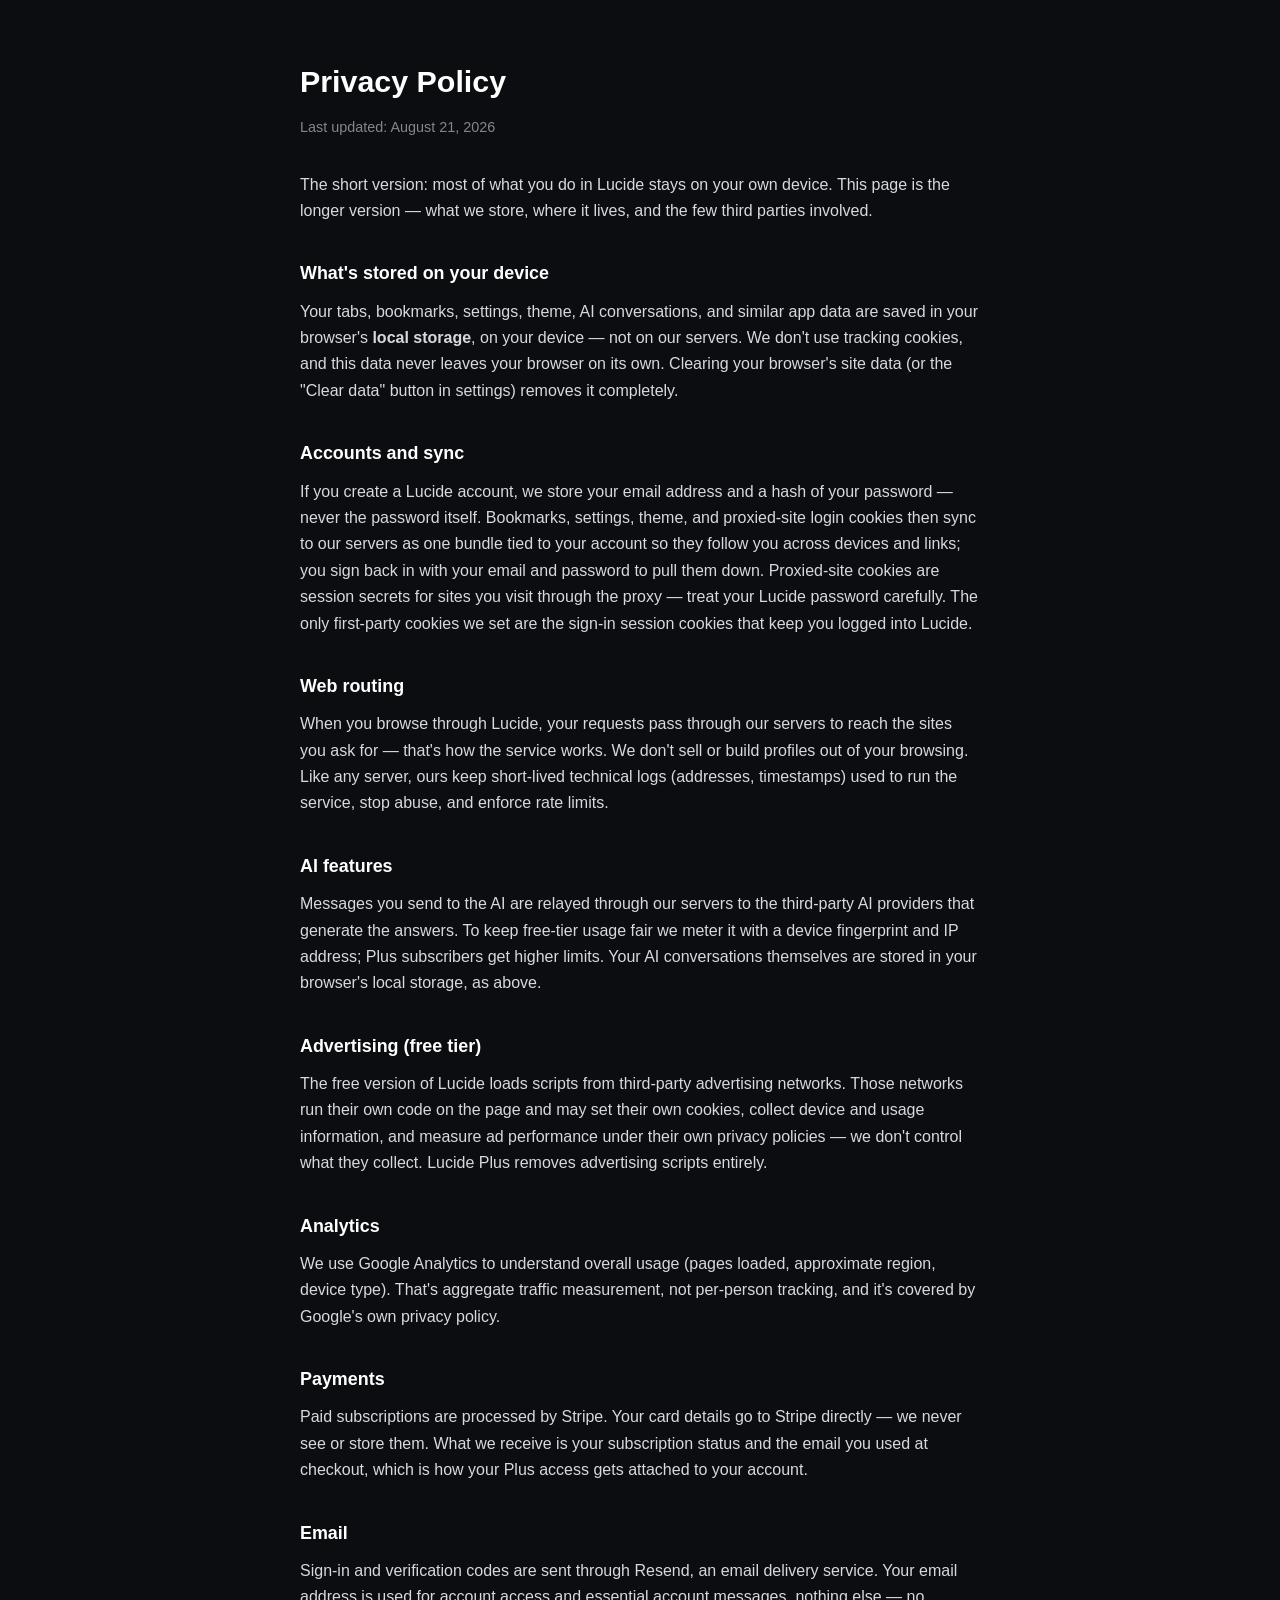
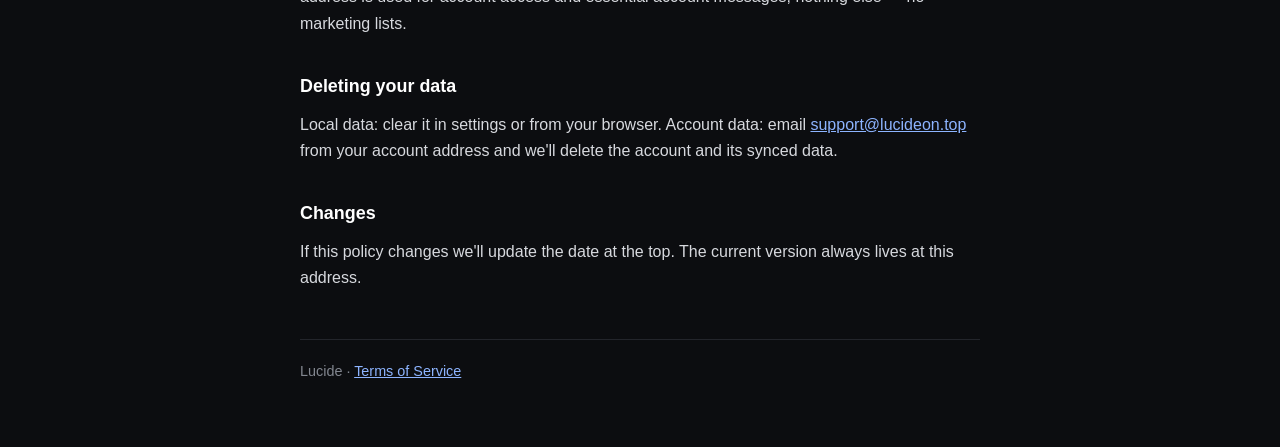
<file: privacy.html>
<!doctype html>
<html lang="en">
  <head>
    <meta charset="UTF-8" />
    <meta name="viewport" content="width=device-width, initial-scale=1.0" />
    <title>Privacy Policy — Lucide</title>
    <meta name="description" content="What Lucide stores, where it lives, and who sees it." />
    <link rel="icon" type="image/png" href="2ztrb/mark-834cc7f9f1eda4fb.png" />
    <style>
      * { box-sizing: border-box; }
      body { margin: 0; background: #0c0d10; color: #d7d9de; font: 16px/1.65 -apple-system, BlinkMacSystemFont, "Segoe UI", Roboto, Helvetica, Arial, sans-serif; }
      main { max-width: 720px; margin: 0 auto; padding: 3.5rem 1.25rem 4rem; }
      a { color: #8db4ff; }
      h1 { font-size: 1.9rem; color: #fff; margin: 0 0 .25rem; }
      h2 { font-size: 1.12rem; color: #fff; margin: 2.2rem 0 .4rem; }
      p { margin: .6rem 0; }
      ul { margin: .4rem 0 .8rem; padding-left: 1.3rem; }
      li { margin: .25rem 0; }
      .updated { color: #82868f; font-size: .9rem; margin-bottom: 2rem; }
      .foot { margin-top: 3rem; padding-top: 1.2rem; border-top: 1px solid #23252b; color: #82868f; font-size: .9rem; }
    </style>
  </head>
  <body>
    <main>
      <h1>Privacy Policy</h1>
      <p class="updated">Last updated: August 21, 2026</p>

      <p>
        The short version: most of what you do in Lucide stays on your own device. This page is the
        longer version — what we store, where it lives, and the few third parties involved.
      </p>

      <h2>What's stored on your device</h2>
      <p>
        Your tabs, bookmarks, settings, theme, AI conversations, and similar app data are saved in
        your browser's <strong>local storage</strong>, on your device — not on our servers. We don't
        use tracking cookies, and this data never leaves your browser on its own. Clearing your
        browser's site data (or the "Clear data" button in settings) removes it completely.
      </p>

      <h2>Accounts and sync</h2>
      <p>
        If you create a Lucide account, we store your email address and a hash of your password —
        never the password itself. Bookmarks, settings, theme, and proxied-site login cookies then
        sync to our servers as one bundle tied to your account so they follow you across devices
        and links; you sign back in with your email and password to pull them down. Proxied-site
        cookies are session secrets for sites you visit through the proxy — treat your Lucide
        password carefully. The only first-party cookies we set are the sign-in session cookies
        that keep you logged into Lucide.
      </p>

      <h2>Web routing</h2>
      <p>
        When you browse through Lucide, your requests pass through our servers to reach the sites
        you ask for — that's how the service works. We don't sell or build profiles out of your
        browsing. Like any server, ours keep short-lived technical logs (addresses, timestamps) used
        to run the service, stop abuse, and enforce rate limits.
      </p>

      <h2>AI features</h2>
      <p>
        Messages you send to the AI are relayed through our servers to the third-party AI providers
        that generate the answers. To keep free-tier usage fair we meter it with a device
        fingerprint and IP address; Plus subscribers get higher limits. Your AI conversations
        themselves are stored in your browser's local storage, as above.
      </p>

      <h2>Advertising (free tier)</h2>
      <p>
        The free version of Lucide loads scripts from third-party advertising networks. Those
        networks run their own code on the page and may set their own cookies, collect device and
        usage information, and measure ad performance under their own privacy policies — we don't
        control what they collect. Lucide Plus removes advertising scripts entirely.
      </p>

      <h2>Analytics</h2>
      <p>
        We use Google Analytics to understand overall usage (pages loaded, approximate region,
        device type). That's aggregate traffic measurement, not per-person tracking, and it's
        covered by Google's own privacy policy.
      </p>

      <h2>Payments</h2>
      <p>
        Paid subscriptions are processed by Stripe. Your card details go to Stripe directly — we
        never see or store them. What we receive is your subscription status and the email you used
        at checkout, which is how your Plus access gets attached to your account.
      </p>

      <h2>Email</h2>
      <p>
        Sign-in and verification codes are sent through Resend, an email delivery service. Your
        email address is used for account access and essential account messages, nothing else — no
        marketing lists.
      </p>

      <h2>Deleting your data</h2>
      <p>
        Local data: clear it in settings or from your browser. Account data: email
        <a href="mailto:support@lucideon.top">support@lucideon.top</a> from your account address and
        we'll delete the account and its synced data.
      </p>

      <h2>Changes</h2>
      <p>
        If this policy changes we'll update the date at the top. The current version always lives at
        this address.
      </p>

      <div class="foot">Lucide · <a href="terms.html">Terms of Service</a></div>
    </main>
  </body>
</html>
</file>
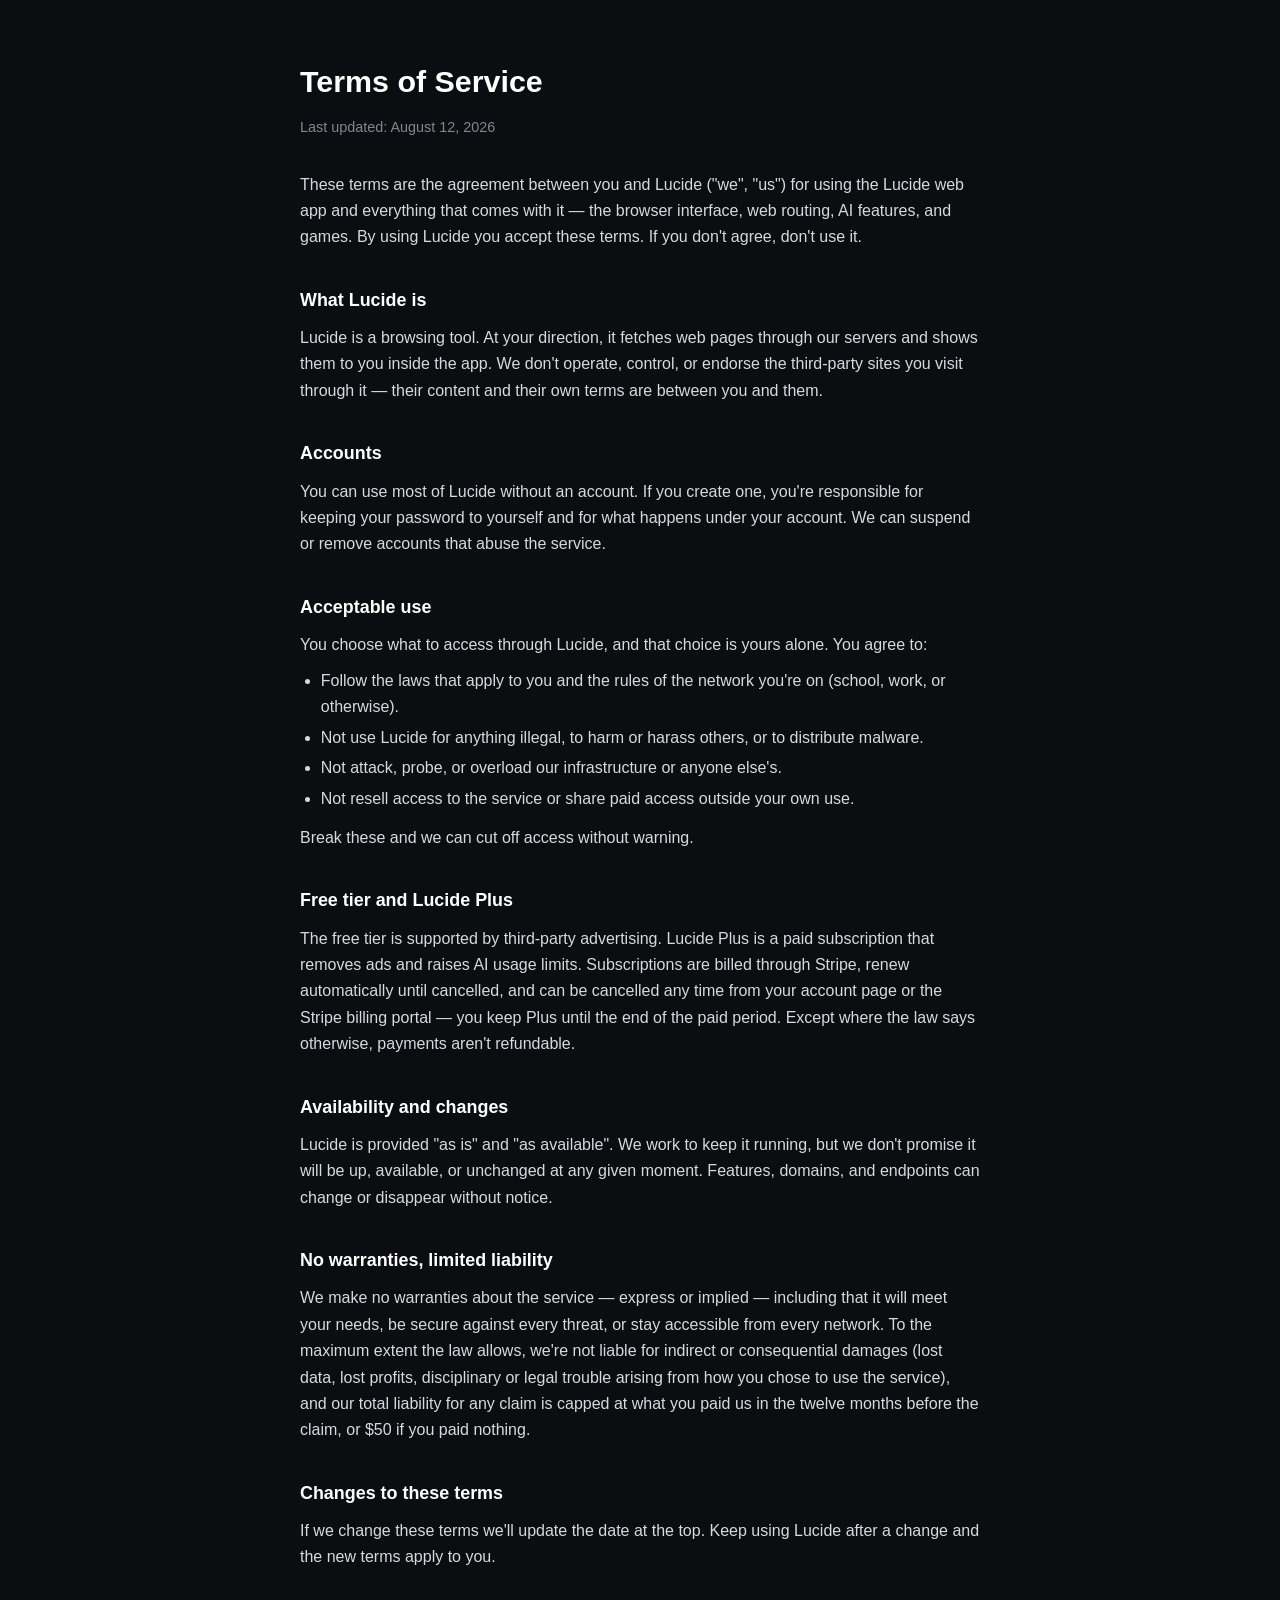
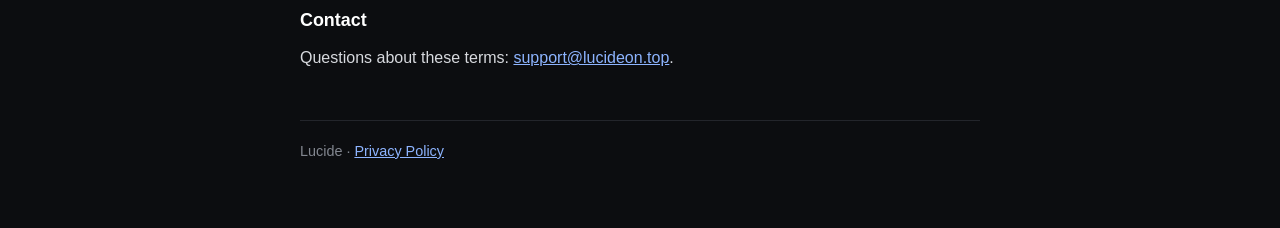
<file: terms.html>
<!doctype html>
<html lang="en">
  <head>
    <meta charset="UTF-8" />
    <meta name="viewport" content="width=device-width, initial-scale=1.0" />
    <title>Terms of Service — Lucide</title>
    <meta name="description" content="The terms that govern your use of Lucide." />
    <link rel="icon" type="image/png" href="2ztrb/mark-834cc7f9f1eda4fb.png" />
    <style>
      * { box-sizing: border-box; }
      body { margin: 0; background: #0c0d10; color: #d7d9de; font: 16px/1.65 -apple-system, BlinkMacSystemFont, "Segoe UI", Roboto, Helvetica, Arial, sans-serif; }
      main { max-width: 720px; margin: 0 auto; padding: 3.5rem 1.25rem 4rem; }
      a { color: #8db4ff; }
      h1 { font-size: 1.9rem; color: #fff; margin: 0 0 .25rem; }
      h2 { font-size: 1.12rem; color: #fff; margin: 2.2rem 0 .4rem; }
      p { margin: .6rem 0; }
      ul { margin: .4rem 0 .8rem; padding-left: 1.3rem; }
      li { margin: .25rem 0; }
      .updated { color: #82868f; font-size: .9rem; margin-bottom: 2rem; }
      .foot { margin-top: 3rem; padding-top: 1.2rem; border-top: 1px solid #23252b; color: #82868f; font-size: .9rem; }
    </style>
  </head>
  <body>
    <main>
      <h1>Terms of Service</h1>
      <p class="updated">Last updated: August 12, 2026</p>

      <p>
        These terms are the agreement between you and Lucide ("we", "us") for using the Lucide web
        app and everything that comes with it — the browser interface, web routing, AI features,
        and games. By using Lucide you accept these terms. If you don't agree, don't use it.
      </p>

      <h2>What Lucide is</h2>
      <p>
        Lucide is a browsing tool. At your direction, it fetches web pages through our servers and
        shows them to you inside the app. We don't operate, control, or endorse the third-party
        sites you visit through it — their content and their own terms are between you and them.
      </p>

      <h2>Accounts</h2>
      <p>
        You can use most of Lucide without an account. If you create one, you're responsible for
        keeping your password to yourself and for what happens under your account. We can suspend or
        remove accounts that abuse the service.
      </p>

      <h2>Acceptable use</h2>
      <p>You choose what to access through Lucide, and that choice is yours alone. You agree to:</p>
      <ul>
        <li>Follow the laws that apply to you and the rules of the network you're on (school, work, or otherwise).</li>
        <li>Not use Lucide for anything illegal, to harm or harass others, or to distribute malware.</li>
        <li>Not attack, probe, or overload our infrastructure or anyone else's.</li>
        <li>Not resell access to the service or share paid access outside your own use.</li>
      </ul>
      <p>Break these and we can cut off access without warning.</p>

      <h2>Free tier and Lucide Plus</h2>
      <p>
        The free tier is supported by third-party advertising. Lucide Plus is a paid subscription
        that removes ads and raises AI usage limits. Subscriptions are billed through
        Stripe, renew automatically until cancelled, and can be cancelled any time from your account
        page or the Stripe billing portal — you keep Plus until the end of the paid period. Except
        where the law says otherwise, payments aren't refundable.
      </p>

      <h2>Availability and changes</h2>
      <p>
        Lucide is provided "as is" and "as available". We work to keep it running, but we don't
        promise it will be up, available, or unchanged at any given moment. Features, domains, and
        endpoints can change or disappear without notice.
      </p>

      <h2>No warranties, limited liability</h2>
      <p>
        We make no warranties about the service — express or implied — including that it will meet
        your needs, be secure against every threat, or stay accessible from every network. To the
        maximum extent the law allows, we're not liable for indirect or consequential damages
        (lost data, lost profits, disciplinary or legal trouble arising from how you chose to use
        the service), and our total liability for any claim is capped at what you paid us in the
        twelve months before the claim, or $50 if you paid nothing.
      </p>

      <h2>Changes to these terms</h2>
      <p>
        If we change these terms we'll update the date at the top. Keep using Lucide after a change
        and the new terms apply to you.
      </p>

      <h2>Contact</h2>
      <p>Questions about these terms: <a href="mailto:support@lucideon.top">support@lucideon.top</a>.</p>

      <div class="foot">Lucide · <a href="privacy.html">Privacy Policy</a></div>
    </main>
  </body>
</html>
</file>
